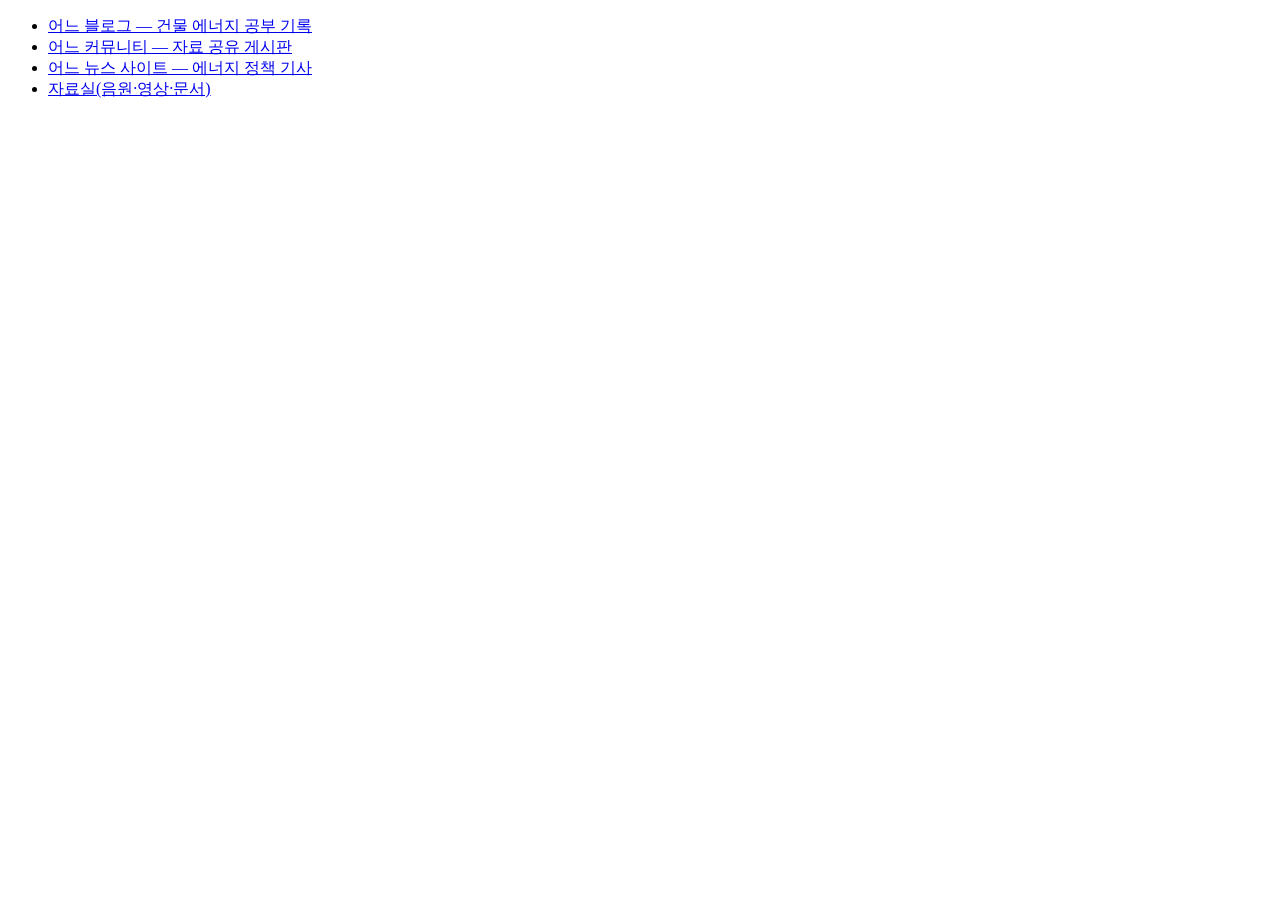
<file: docs/mirror/index.html>
<!doctype html><meta charset="utf-8"><title>가짜 재게시 사이트 목록</title><ul><li><a href="blog.html">어느 블로그 — 건물 에너지 공부 기록</a></li><li><a href="forum.html">어느 커뮤니티 — 자료 공유 게시판</a></li><li><a href="news.html">어느 뉴스 사이트 — 에너지 정책 기사</a></li><li><a href="media.html">자료실(음원·영상·문서)</a></li></ul>
</file>
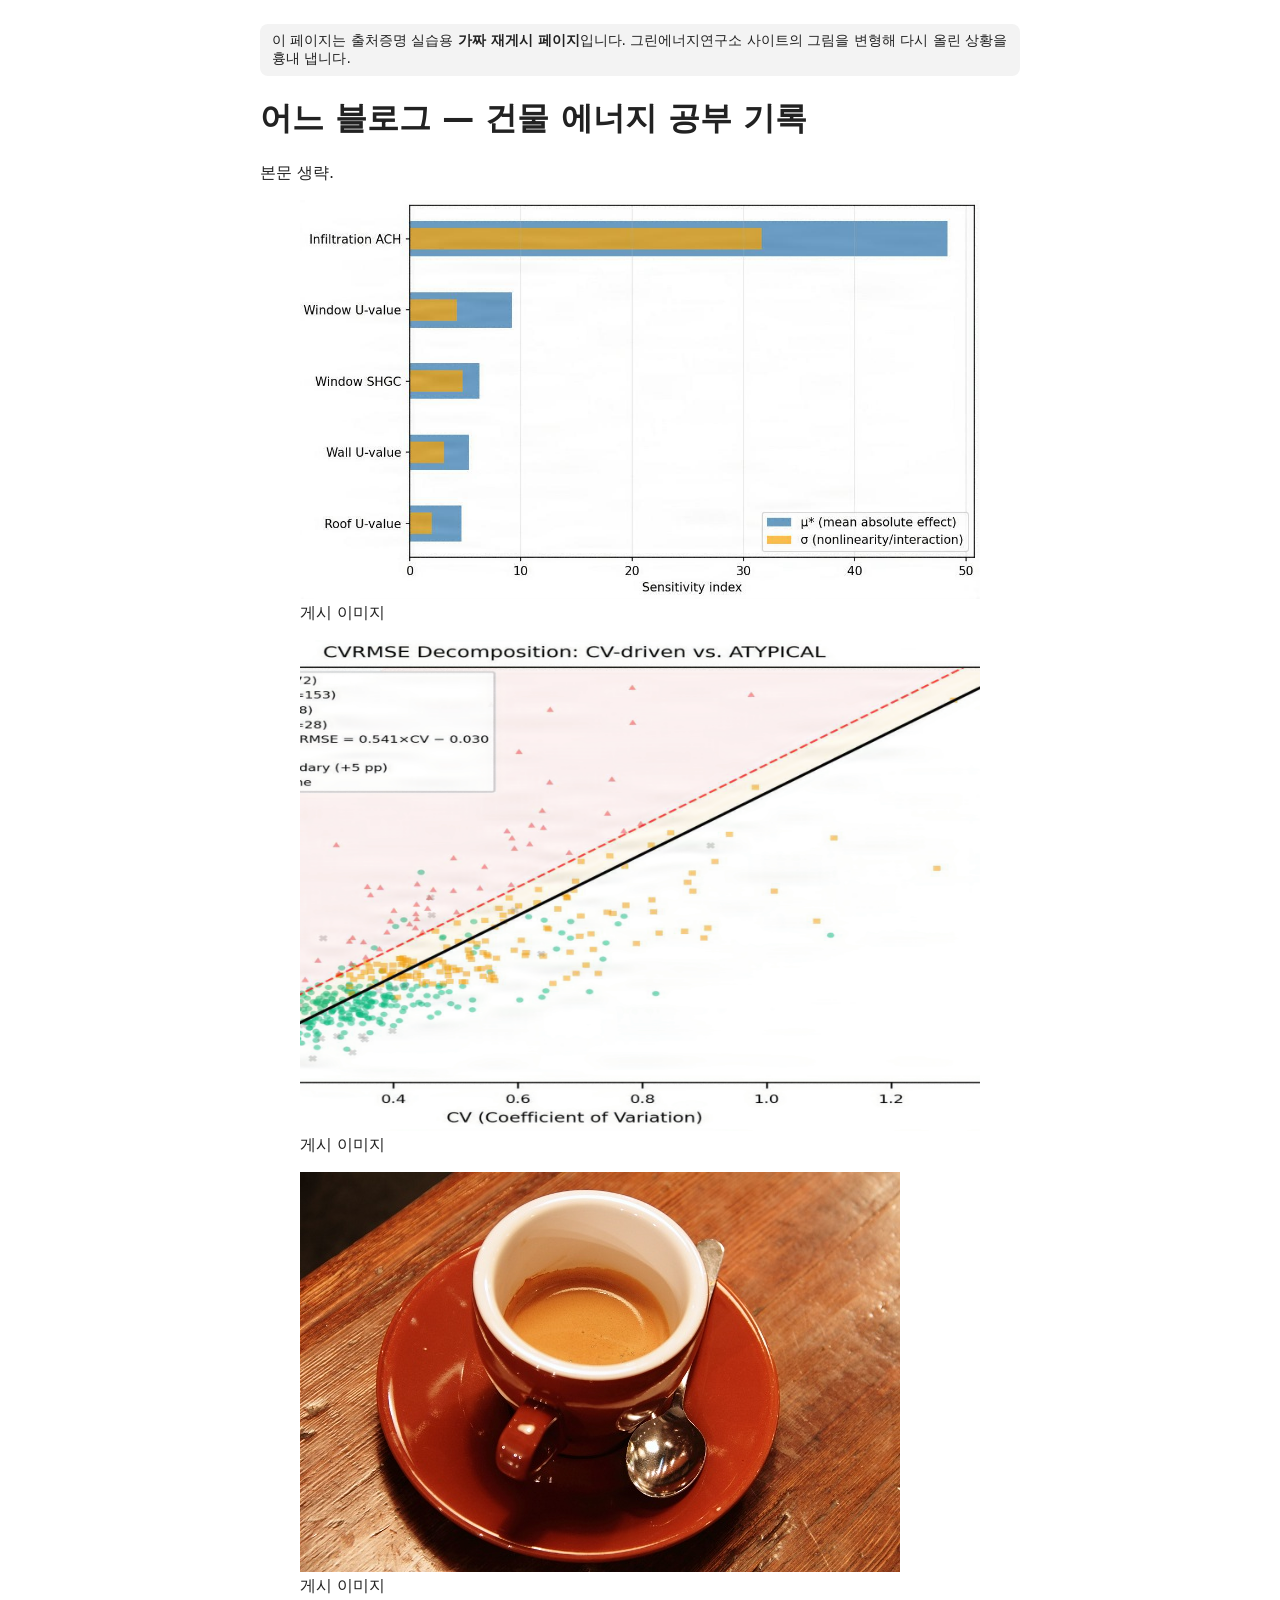
<file: docs/mirror/blog.html>
<!doctype html><html lang="ko"><head><meta charset="utf-8"><meta name="viewport" content="width=device-width,initial-scale=1"><title>어느 블로그 — 건물 에너지 공부 기록</title>
<style>body{font-family:system-ui,sans-serif;max-width:760px;margin:24px auto;padding:0 16px;background:#fff;color:#222} .note{background:#f3f3f3;padding:8px 12px;border-radius:8px;font-size:14px}</style></head>
<body><p class="note">이 페이지는 출처증명 실습용 <strong>가짜 재게시 페이지</strong>입니다. 그린에너지연구소 사이트의 그림을 변형해 다시 올린 상황을 흉내 냅니다.</p>
<h1>어느 블로그 — 건물 에너지 공부 기록</h1><p>본문 생략.</p><figure><img src="img/blog-1.jpg" alt="" style="max-width:100%"><figcaption>게시 이미지</figcaption></figure><figure><img src="img/blog-2.png" alt="" style="max-width:100%"><figcaption>게시 이미지</figcaption></figure><figure><img src="img/blog-3.jpg" alt="" style="max-width:100%"><figcaption>게시 이미지</figcaption></figure></body></html>
</file>
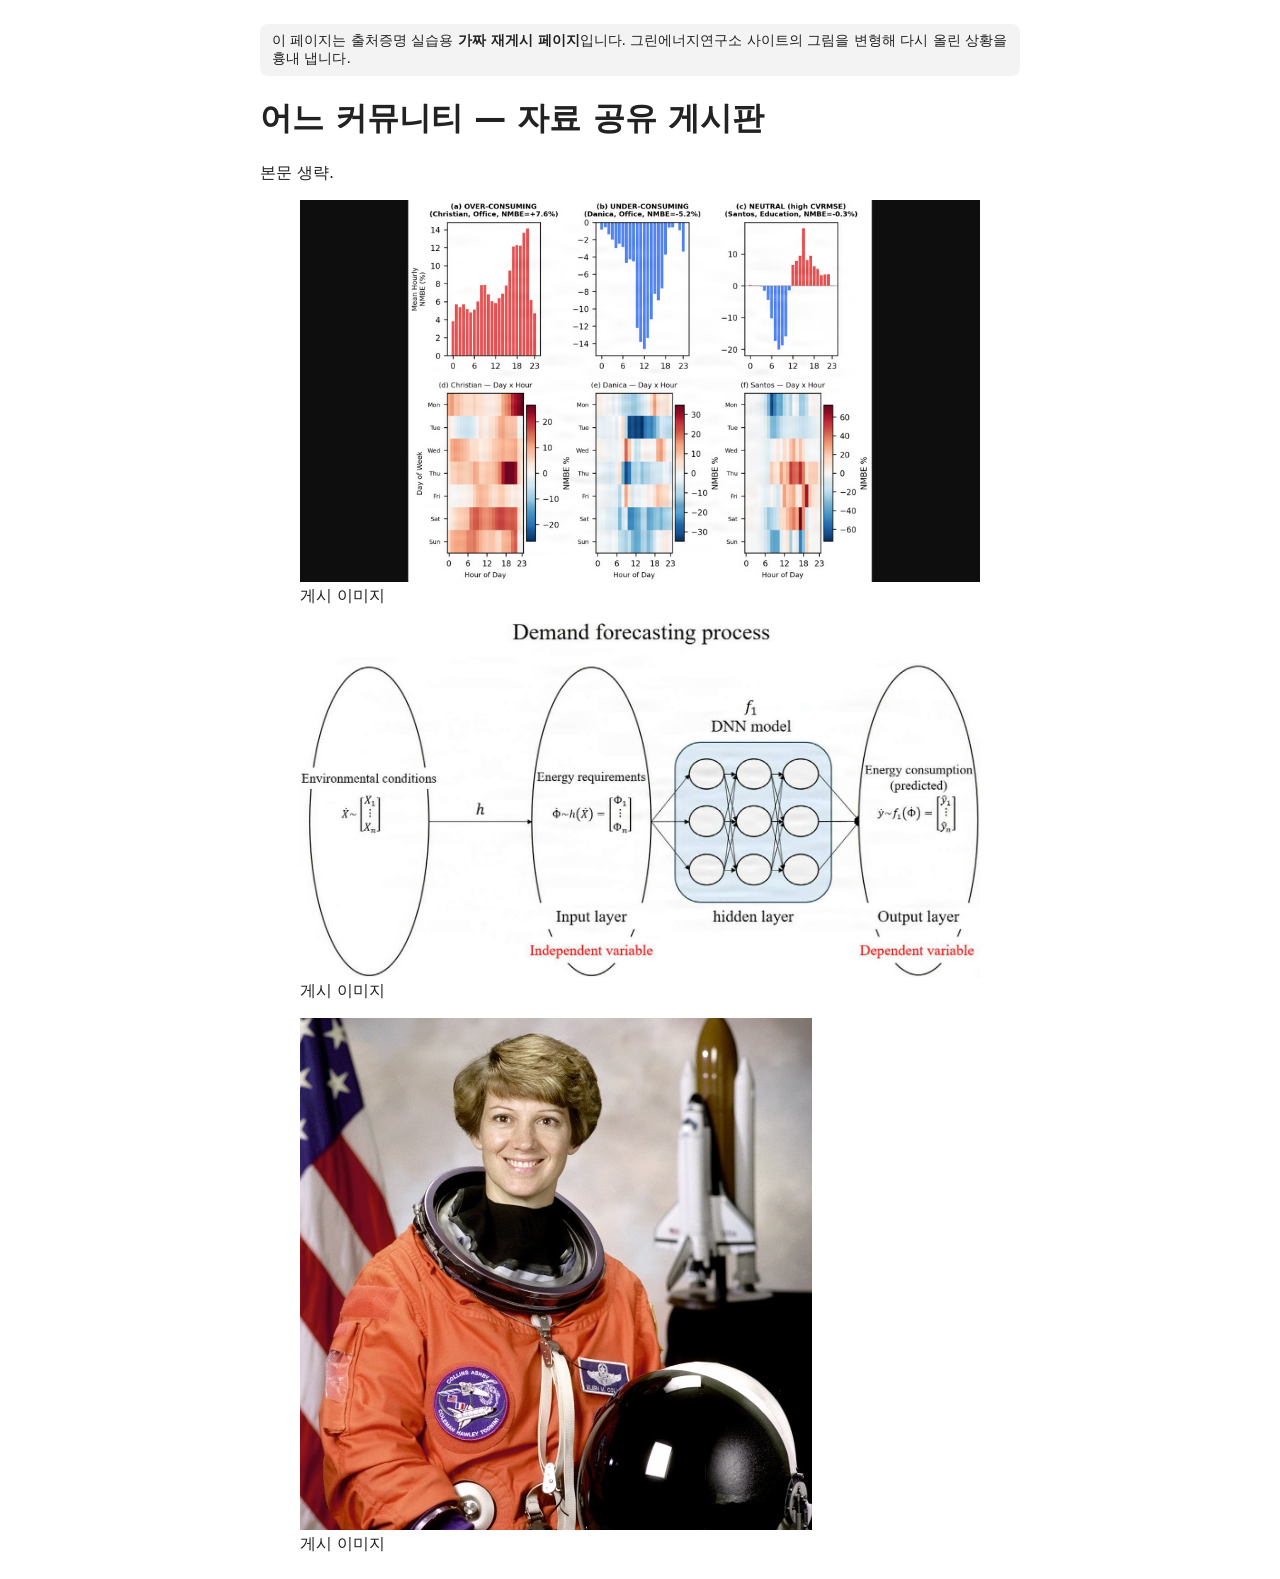
<file: docs/mirror/forum.html>
<!doctype html><html lang="ko"><head><meta charset="utf-8"><meta name="viewport" content="width=device-width,initial-scale=1"><title>어느 커뮤니티 — 자료 공유 게시판</title>
<style>body{font-family:system-ui,sans-serif;max-width:760px;margin:24px auto;padding:0 16px;background:#fff;color:#222} .note{background:#f3f3f3;padding:8px 12px;border-radius:8px;font-size:14px}</style></head>
<body><p class="note">이 페이지는 출처증명 실습용 <strong>가짜 재게시 페이지</strong>입니다. 그린에너지연구소 사이트의 그림을 변형해 다시 올린 상황을 흉내 냅니다.</p>
<h1>어느 커뮤니티 — 자료 공유 게시판</h1><p>본문 생략.</p><figure><img src="img/forum-1.png" alt="" style="max-width:100%"><figcaption>게시 이미지</figcaption></figure><figure><img src="img/forum-2.jpg" alt="" style="max-width:100%"><figcaption>게시 이미지</figcaption></figure><figure><img src="img/forum-3.jpg" alt="" style="max-width:100%"><figcaption>게시 이미지</figcaption></figure></body></html>
</file>
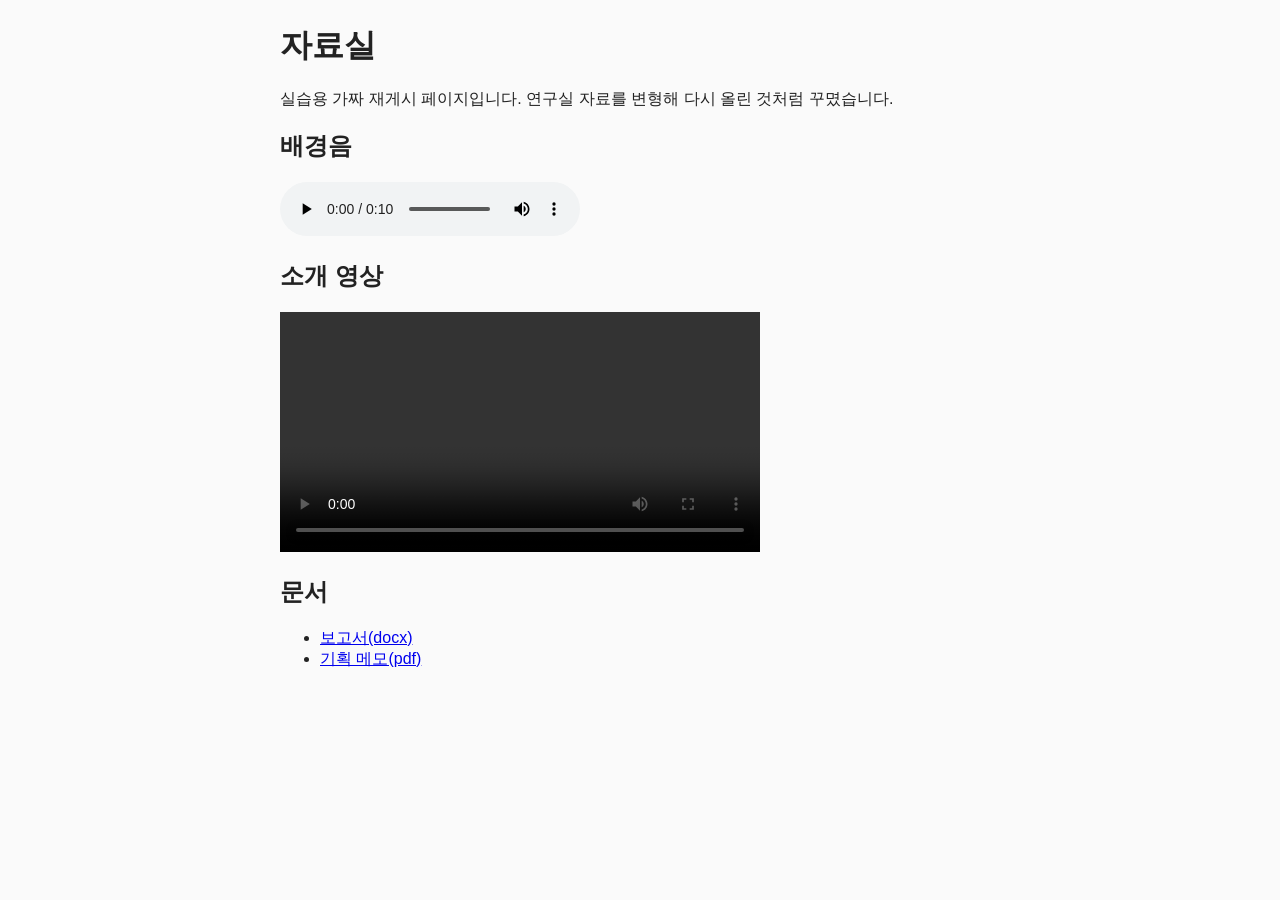
<file: docs/mirror/media.html>
<!doctype html><html lang="ko"><head><meta charset="utf-8"><meta name="viewport" content="width=device-width, initial-scale=1"><title>자료실 (실습용 가짜 재게시)</title>
<style>body{font-family:sans-serif;max-width:720px;margin:24px auto;padding:0 16px;background:#fafafa;color:#222}</style></head><body>
<h1>자료실</h1><p>실습용 가짜 재게시 페이지입니다. 연구실 자료를 변형해 다시 올린 것처럼 꾸몄습니다.</p>
<h2>배경음</h2><audio controls src="img/media-1.mp3"></audio>
<h2>소개 영상</h2><video controls width="480" src="img/media-2.mp4"></video>
<h2>문서</h2><ul><li><a href="img/media-3.docx">보고서(docx)</a></li><li><a href="img/media-4.pdf">기획 메모(pdf)</a></li></ul>
</body></html>
</file>
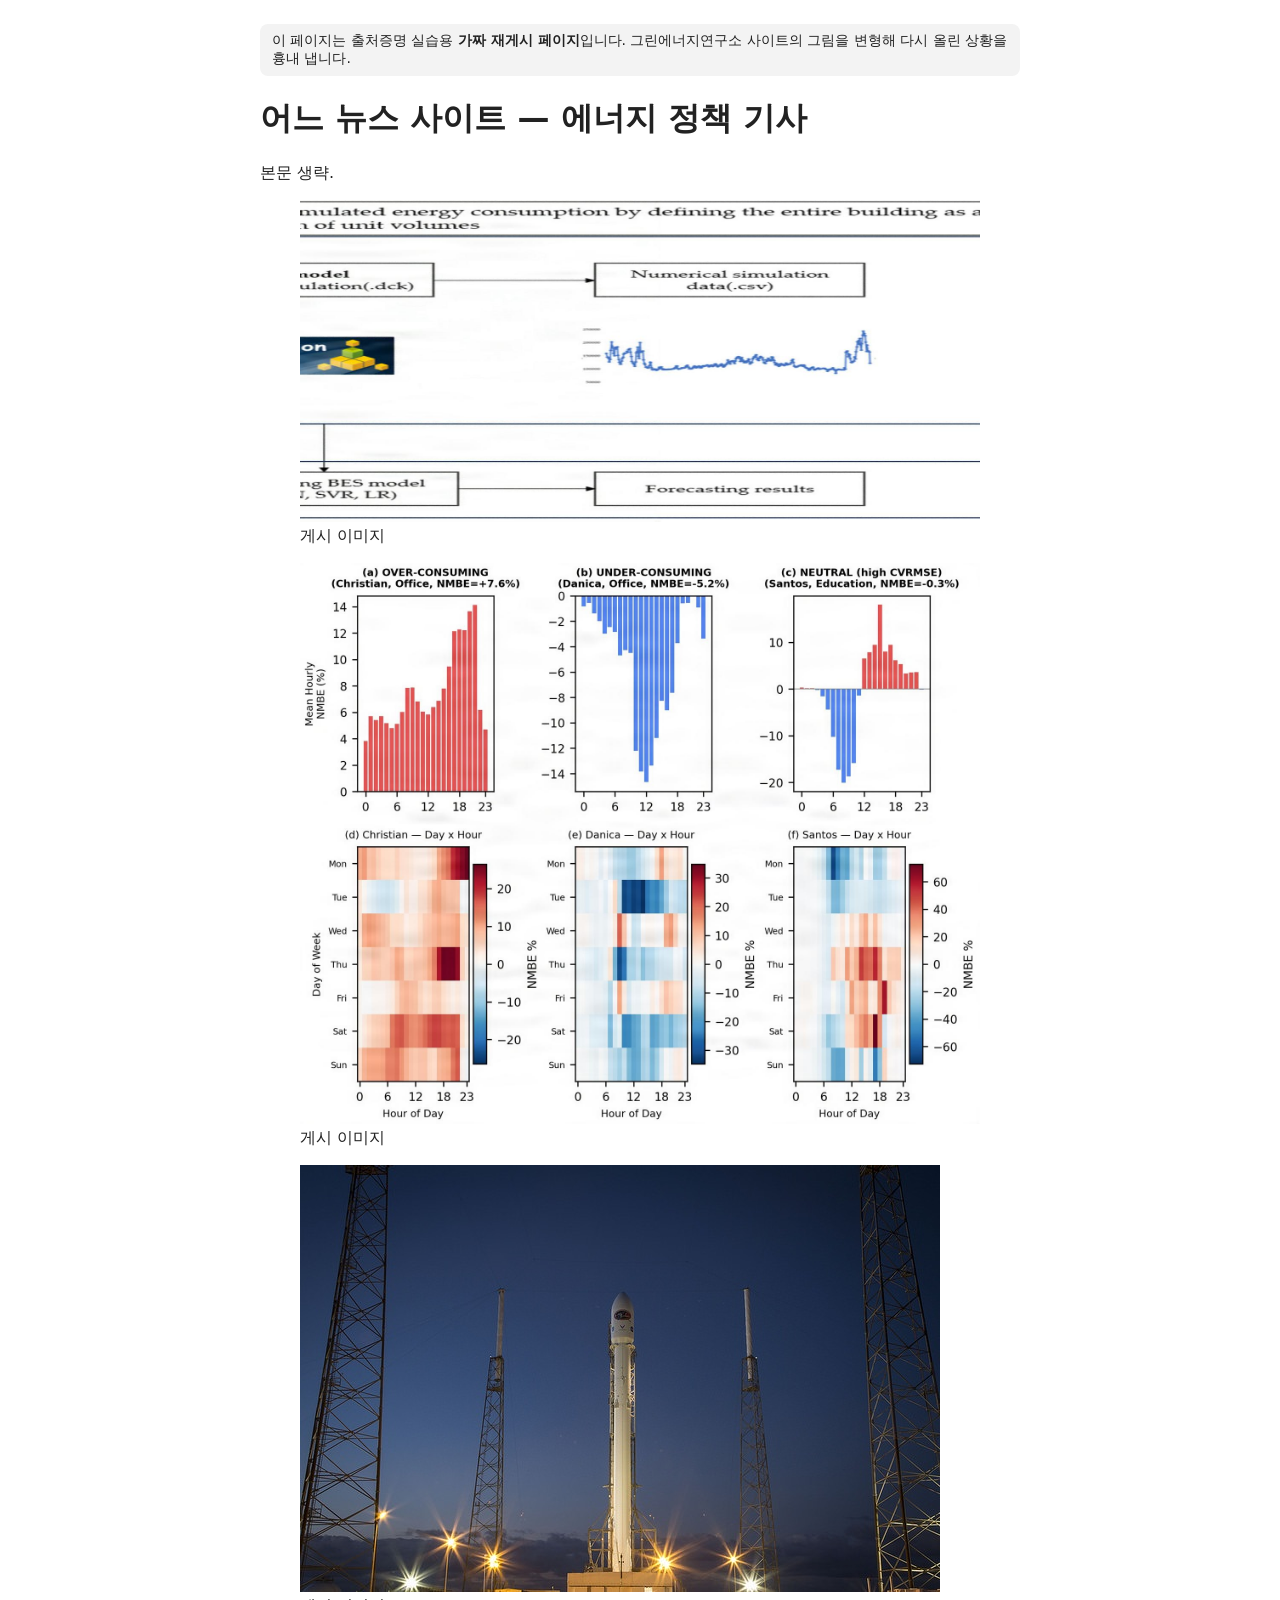
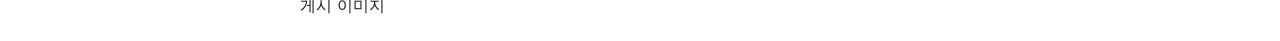
<file: docs/mirror/news.html>
<!doctype html><html lang="ko"><head><meta charset="utf-8"><meta name="viewport" content="width=device-width,initial-scale=1"><title>어느 뉴스 사이트 — 에너지 정책 기사</title>
<style>body{font-family:system-ui,sans-serif;max-width:760px;margin:24px auto;padding:0 16px;background:#fff;color:#222} .note{background:#f3f3f3;padding:8px 12px;border-radius:8px;font-size:14px}</style></head>
<body><p class="note">이 페이지는 출처증명 실습용 <strong>가짜 재게시 페이지</strong>입니다. 그린에너지연구소 사이트의 그림을 변형해 다시 올린 상황을 흉내 냅니다.</p>
<h1>어느 뉴스 사이트 — 에너지 정책 기사</h1><p>본문 생략.</p><figure><img src="img/news-1.jpg" alt="" style="max-width:100%"><figcaption>게시 이미지</figcaption></figure><figure><img src="img/news-2.jpg" alt="" style="max-width:100%"><figcaption>게시 이미지</figcaption></figure><figure><img src="img/news-3.jpg" alt="" style="max-width:100%"><figcaption>게시 이미지</figcaption></figure></body></html>
</file>
